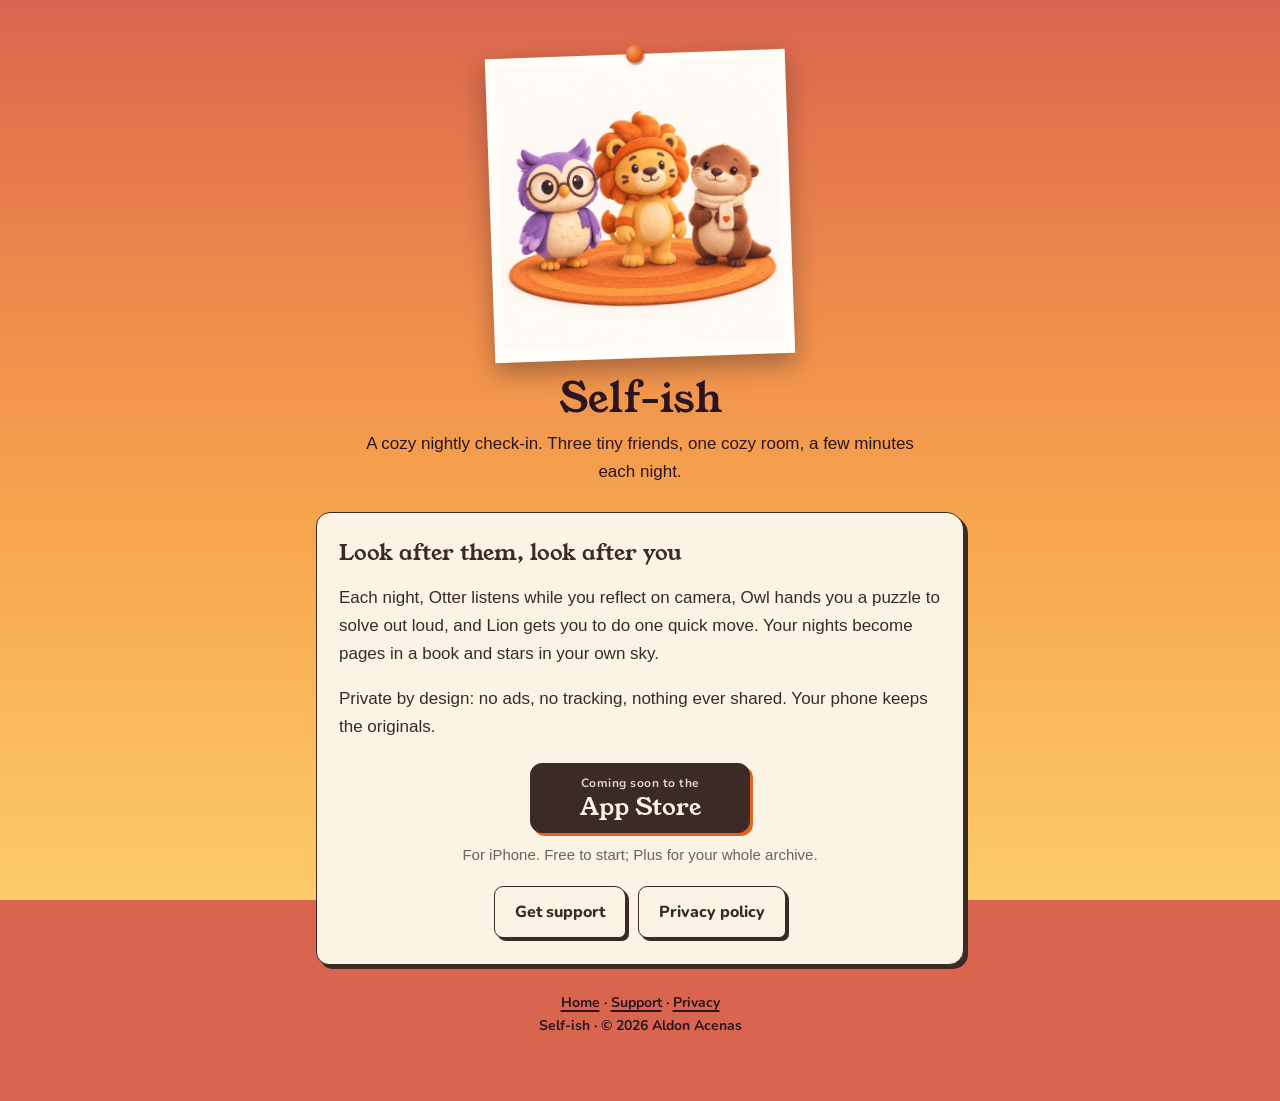
<file: index.html>
<!doctype html>
<html lang="en">
  <head>
    <meta charset="utf-8" />
    <meta name="viewport" content="width=device-width, initial-scale=1" />
    <title>Self-ish · A cozy nightly check-in</title>
    <meta
      name="description"
      content="Three tiny friends, one cozy room, a few minutes each night. A private nightly ritual for iPhone."
    />
    <meta name="theme-color" content="#d9654f" />
    <link rel="icon" href="img/otter.png" />
    <link rel="preconnect" href="https://fonts.googleapis.com" />
    <link rel="preconnect" href="https://fonts.gstatic.com" crossorigin />
    <link
      href="https://fonts.googleapis.com/css2?family=Young+Serif&family=Nunito:wght@700;800&display=swap"
      rel="stylesheet"
    />
    <link rel="stylesheet" href="style.css" />
    <!-- Safari's Smart App Banner: shows Apple's "Open / Get" bar on iPhone once
     the app is live on the App Store (nothing shows before). -->
    <meta name="apple-itunes-app" content="app-id=6793382659" />
  </head>
  <body>
    <div class="wrap">
      <header>
        <span class="photo"
          ><img
            src="img/friends.png"
            alt="Owl, Lion and Otter sitting together on an orange rug"
        /></span>
        <h1>Self-ish</h1>
        <p class="sub">
          A cozy nightly check-in. Three tiny friends, one cozy room, a few
          minutes each night.
        </p>
      </header>

      <main>
        <h2>Look after them, look after you</h2>
        <p>
          Each night, Otter listens while you reflect on camera, Owl hands you a
          puzzle to solve out loud, and Lion gets you to do one quick move. Your
          nights become pages in a book and stars in your own sky.
        </p>
        <p>
          Private by design: no ads, no tracking, nothing ever shared. Your
          phone keeps the originals.
        </p>
        <!-- LAUNCH DAY: replace this block with Apple's official "Download on
         the App Store" badge (tools.applemarketingtools.com), linked to
         https://apps.apple.com/app/id6793382659 -->
        <div class="store">
          <span
            class="store-soon"
            aria-label="Coming soon to the App Store, for iPhone"
          >
            <span class="store-small">Coming soon to the</span>
            <span class="store-big">App Store</span>
          </span>
          <p class="muted">
            For iPhone. Free to start; Plus for your whole archive.
          </p>
        </div>
        <div class="nav">
          <a class="button" href="support.html">Get support</a>
          <a class="button" href="privacy.html">Privacy policy</a>
        </div>
      </main>

      <footer>
        <a href="index.html">Home</a> · <a href="support.html">Support</a> ·
        <a href="privacy.html">Privacy</a><br />
        Self-ish · © 2026 Aldon Acenas
      </footer>
    </div>
  </body>
</html>
</file>
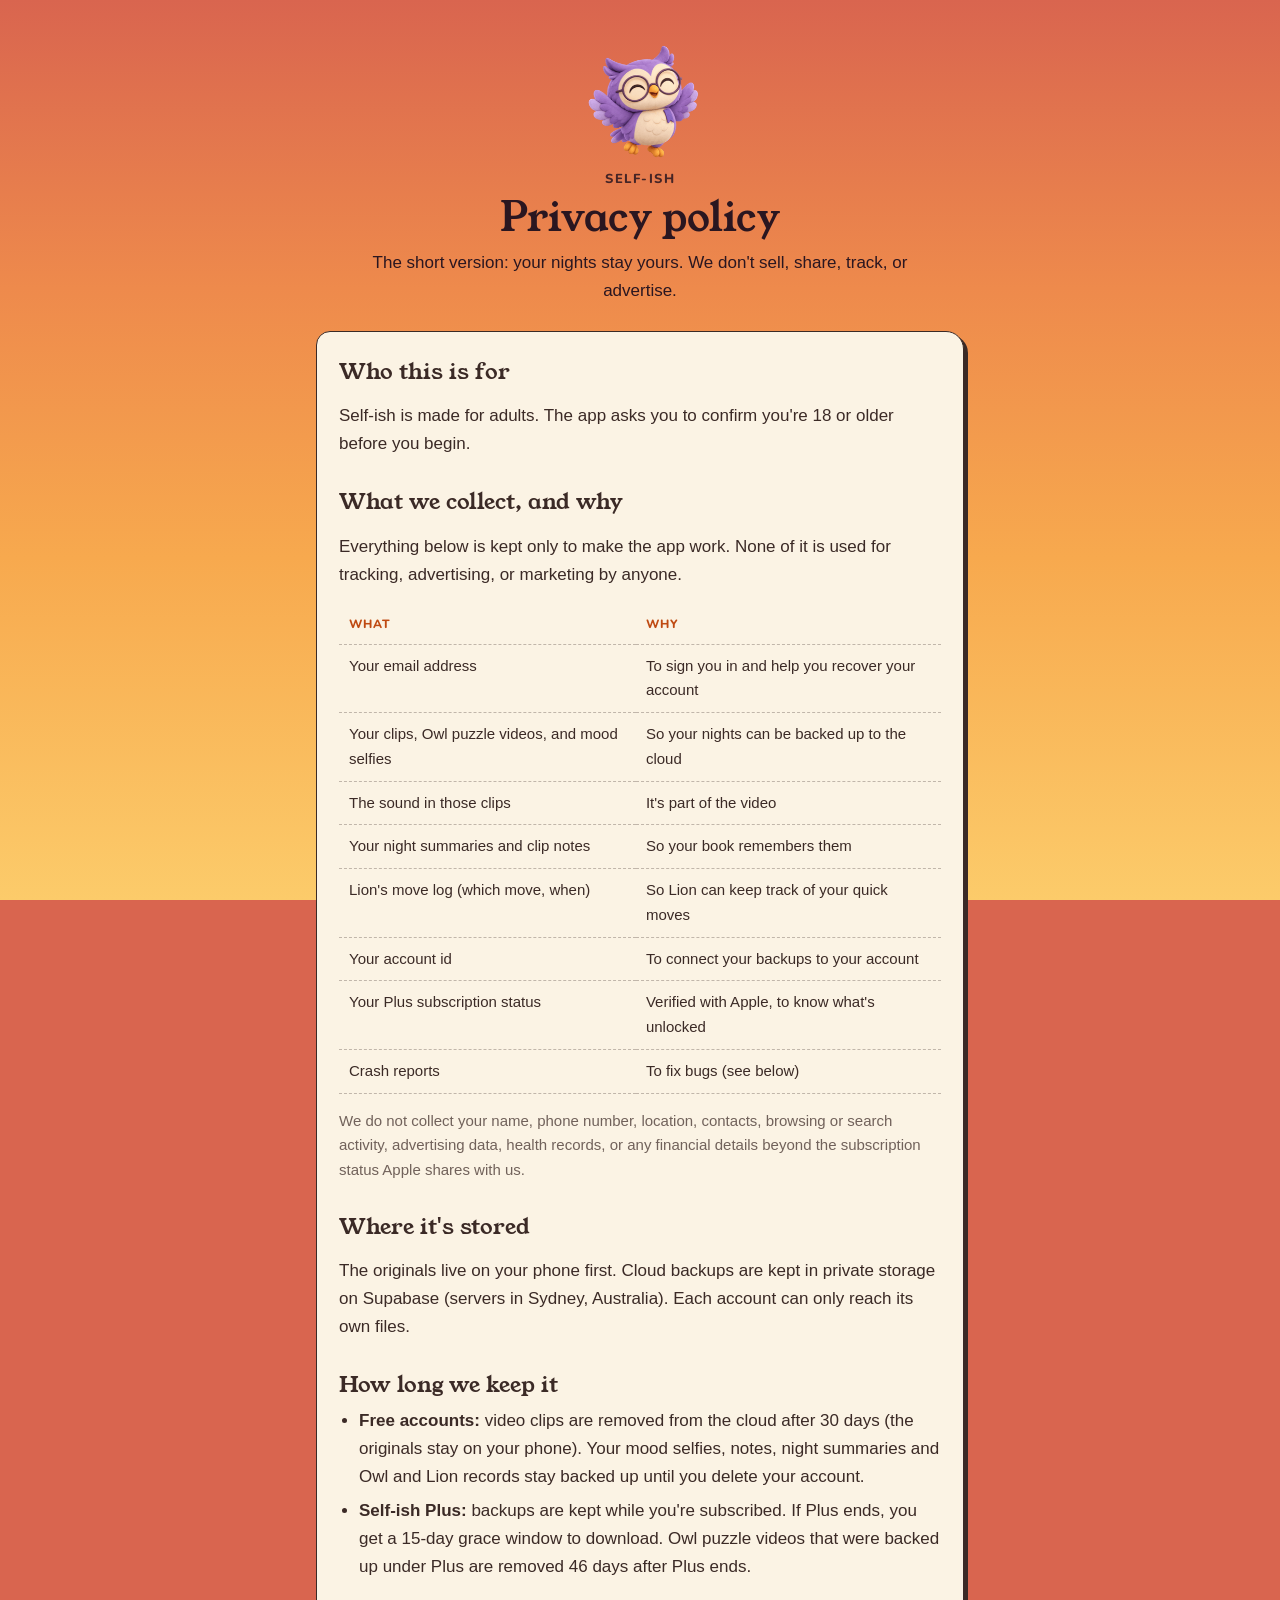
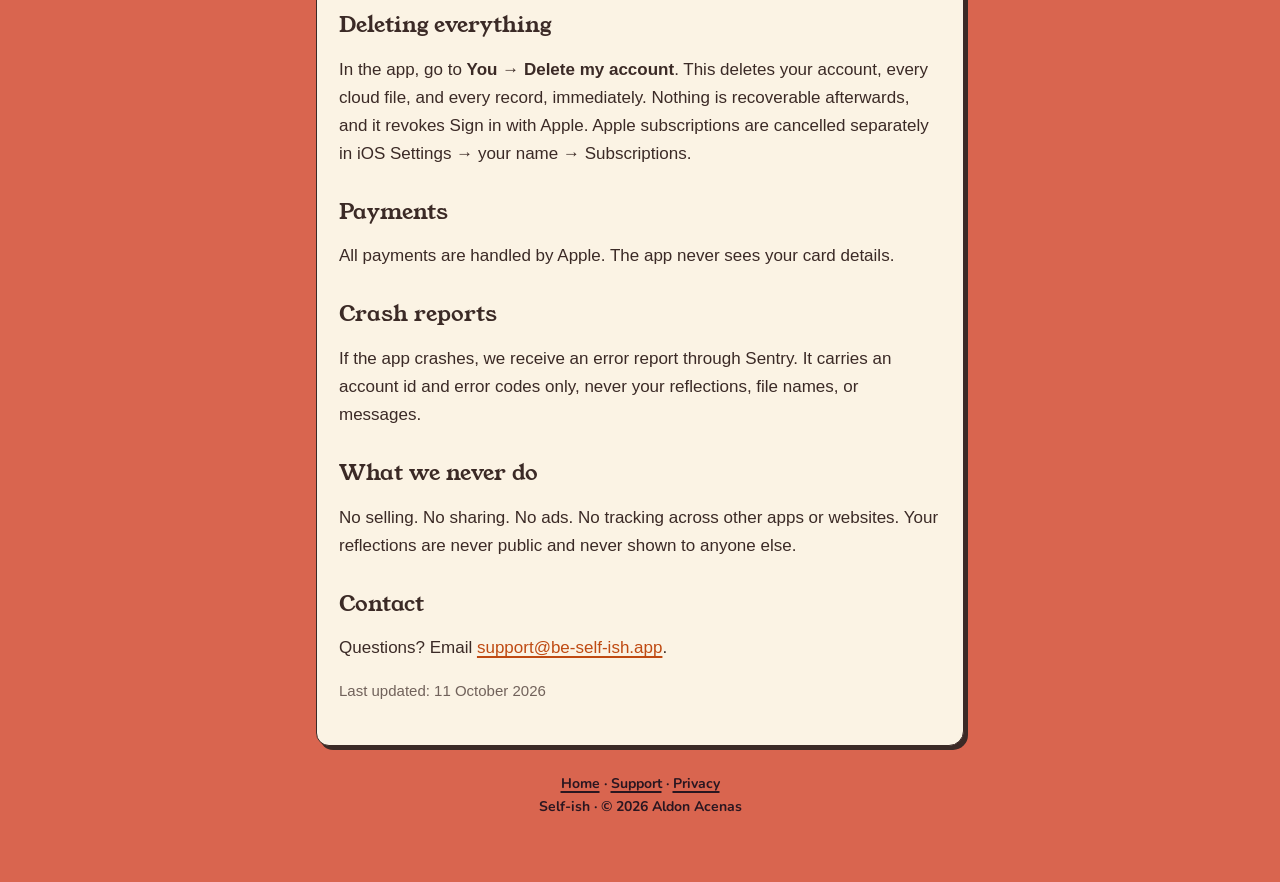
<file: privacy.html>
<!doctype html>
<html lang="en">
  <head>
    <meta charset="utf-8" />
    <meta name="viewport" content="width=device-width, initial-scale=1" />
    <title>Privacy policy · Self-ish</title>
    <meta
      name="description"
      content="How Self-ish looks after your data: your nights stay yours."
    />
    <meta name="theme-color" content="#d9654f" />
    <link rel="icon" href="img/otter.png" />
    <link rel="preconnect" href="https://fonts.googleapis.com" />
    <link rel="preconnect" href="https://fonts.gstatic.com" crossorigin />
    <link
      href="https://fonts.googleapis.com/css2?family=Young+Serif&family=Nunito:wght@700;800&display=swap"
      rel="stylesheet"
    />
    <link rel="stylesheet" href="style.css" />
  </head>
  <body>
    <div class="wrap">
      <header>
        <img class="creature" src="img/owl.png" alt="Owl, smiling" />
        <p class="kicker">Self-ish</p>
        <h1>Privacy policy</h1>
        <p class="sub">
          The short version: your nights stay yours. We don't sell, share,
          track, or advertise.
        </p>
      </header>

      <main>
        <h2>Who this is for</h2>
        <p>
          Self-ish is made for adults. The app asks you to confirm you're 18 or
          older before you begin.
        </p>

        <h2>What we collect, and why</h2>
        <p>
          Everything below is kept only to make the app work. None of it is used
          for tracking, advertising, or marketing by anyone.
        </p>
        <table>
          <tr>
            <th>What</th>
            <th>Why</th>
          </tr>
          <tr>
            <td>Your email address</td>
            <td>To sign you in and help you recover your account</td>
          </tr>
          <tr>
            <td>Your clips, Owl puzzle videos, and mood selfies</td>
            <td>So your nights can be backed up to the cloud</td>
          </tr>
          <tr>
            <td>The sound in those clips</td>
            <td>It's part of the video</td>
          </tr>
          <tr>
            <td>Your night summaries and clip notes</td>
            <td>So your book remembers them</td>
          </tr>
          <tr>
            <td>Lion's move log (which move, when)</td>
            <td>So Lion can keep track of your quick moves</td>
          </tr>
          <tr>
            <td>Your account id</td>
            <td>To connect your backups to your account</td>
          </tr>
          <tr>
            <td>Your Plus subscription status</td>
            <td>Verified with Apple, to know what's unlocked</td>
          </tr>
          <tr>
            <td>Crash reports</td>
            <td>To fix bugs (see below)</td>
          </tr>
        </table>
        <p class="muted">
          We do not collect your name, phone number, location, contacts,
          browsing or search activity, advertising data, health records, or any
          financial details beyond the subscription status Apple shares with us.
        </p>

        <h2>Where it's stored</h2>
        <p>
          The originals live on your phone first. Cloud backups are kept in
          private storage on Supabase (servers in Sydney, Australia). Each
          account can only reach its own files.
        </p>

        <h2>How long we keep it</h2>
        <ul>
          <li>
            <strong>Free accounts:</strong> video clips are removed from the
            cloud after 30 days (the originals stay on your phone). Your mood
            selfies, notes, night summaries and Owl and Lion records stay backed
            up until you delete your account.
          </li>
          <li>
            <strong>Self-ish Plus:</strong> backups are kept while you're
            subscribed. If Plus ends, you get a 15-day grace window to download.
            Owl puzzle videos that were backed up under Plus are removed 46 days
            after Plus ends.
          </li>
        </ul>

        <h2>Deleting everything</h2>
        <p>
          In the app, go to <strong>You → Delete my account</strong>. This
          deletes your account, every cloud file, and every record, immediately.
          Nothing is recoverable afterwards, and it revokes Sign in with Apple.
          Apple subscriptions are cancelled separately in iOS Settings → your
          name → Subscriptions.
        </p>

        <h2>Payments</h2>
        <p>
          All payments are handled by Apple. The app never sees your card
          details.
        </p>

        <h2>Crash reports</h2>
        <p>
          If the app crashes, we receive an error report through Sentry. It
          carries an account id and error codes only, never your reflections,
          file names, or messages.
        </p>

        <h2>What we never do</h2>
        <p>
          No selling. No sharing. No ads. No tracking across other apps or
          websites. Your reflections are never public and never shown to anyone
          else.
        </p>

        <h2>Contact</h2>
        <p>
          Questions? Email
          <a href="mailto:support@be-self-ish.app">support@be-self-ish.app</a>.
        </p>
        <p class="muted">Last updated: 11 October 2026</p>
      </main>

      <footer>
        <a href="index.html">Home</a> · <a href="support.html">Support</a> ·
        <a href="privacy.html">Privacy</a><br />
        Self-ish · © 2026 Aldon Acenas
      </footer>
    </div>
  </body>
</html>
</file>
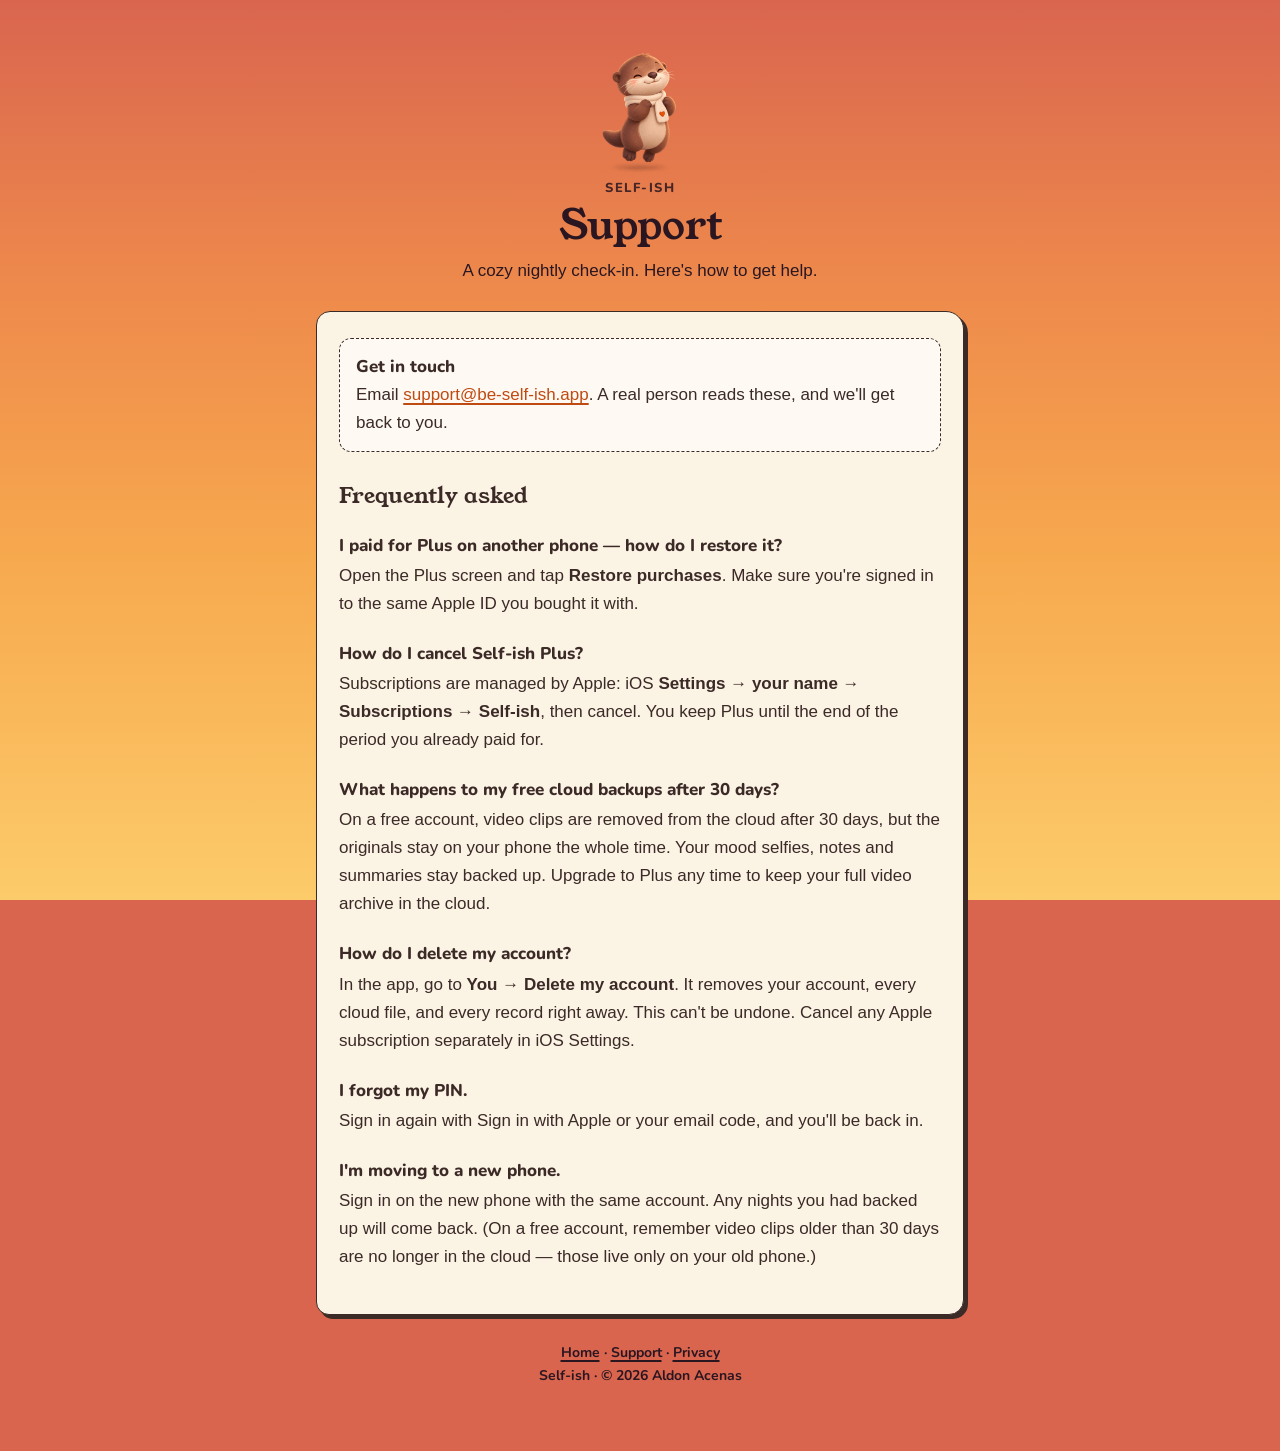
<file: support.html>
<!doctype html>
<html lang="en">
  <head>
    <meta charset="utf-8" />
    <meta name="viewport" content="width=device-width, initial-scale=1" />
    <title>Support · Self-ish</title>
    <meta
      name="description"
      content="Help with Self-ish: restoring purchases, cancelling, backups and your account."
    />
    <meta name="theme-color" content="#d9654f" />
    <link rel="icon" href="img/otter.png" />
    <link rel="preconnect" href="https://fonts.googleapis.com" />
    <link rel="preconnect" href="https://fonts.gstatic.com" crossorigin />
    <link
      href="https://fonts.googleapis.com/css2?family=Young+Serif&family=Nunito:wght@700;800&display=swap"
      rel="stylesheet"
    />
    <link rel="stylesheet" href="style.css" />
  </head>
  <body>
    <div class="wrap">
      <header>
        <img class="creature" src="img/otter.png" alt="Otter, smiling" />
        <p class="kicker">Self-ish</p>
        <h1>Support</h1>
        <p class="sub">A cozy nightly check-in. Here's how to get help.</p>
      </header>

      <main>
        <div class="contact">
          <strong>Get in touch</strong><br />
          Email
          <a href="mailto:support@be-self-ish.app">support@be-self-ish.app</a>.
          A real person reads these, and we'll get back to you.
        </div>

        <h2>Frequently asked</h2>

        <p class="q">I paid for Plus on another phone — how do I restore it?</p>
        <p>
          Open the Plus screen and tap <strong>Restore purchases</strong>. Make
          sure you're signed in to the same Apple ID you bought it with.
        </p>

        <p class="q">How do I cancel Self-ish Plus?</p>
        <p>
          Subscriptions are managed by Apple: iOS
          <strong>Settings → your name → Subscriptions → Self-ish</strong>, then
          cancel. You keep Plus until the end of the period you already paid
          for.
        </p>

        <p class="q">What happens to my free cloud backups after 30 days?</p>
        <p>
          On a free account, video clips are removed from the cloud after 30
          days, but the originals stay on your phone the whole time. Your mood
          selfies, notes and summaries stay backed up. Upgrade to Plus any time
          to keep your full video archive in the cloud.
        </p>

        <p class="q">How do I delete my account?</p>
        <p>
          In the app, go to <strong>You → Delete my account</strong>. It removes
          your account, every cloud file, and every record right away. This
          can't be undone. Cancel any Apple subscription separately in iOS
          Settings.
        </p>

        <p class="q">I forgot my PIN.</p>
        <p>
          Sign in again with Sign in with Apple or your email code, and you'll
          be back in.
        </p>

        <p class="q">I'm moving to a new phone.</p>
        <p>
          Sign in on the new phone with the same account. Any nights you had
          backed up will come back. (On a free account, remember video clips
          older than 30 days are no longer in the cloud — those live only on
          your old phone.)
        </p>
      </main>

      <footer>
        <a href="index.html">Home</a> · <a href="support.html">Support</a> ·
        <a href="privacy.html">Privacy</a><br />
        Self-ish · © 2026 Aldon Acenas
      </footer>
    </div>
  </body>
</html>
</file>
<file: style.css>
/* Self-ish, Storybook Lamplight (docs/Self-ish_Brand_V2.md):
   the dusk sky outside the room's window behind everything, parchment cards
   cut from the page with an ink outline and a hard shadow, Young Serif
   titles, Nunito labels, burnt-orange links. At night, the night sky. */

:root {
  --ink: #3b2a26;
  --ink-soft: rgba(59, 42, 38, 0.72);
  --parchment: #fbf3e4;
  --cream: #fef9f3;
  --orange: #bf4a12;
  --pin: #e4631d;
  --sky: linear-gradient(
    180deg,
    #d9654f 0%,
    #ee8a4c 32%,
    #f7a94e 62%,
    #fccb6a 100%
  );
  --sky-ink: #2a1620;
}

@media (prefers-color-scheme: dark) {
  :root {
    --sky: linear-gradient(180deg, #120c2b 0%, #241746 45%, #3b2667 100%);
    --sky-ink: #fff9f3;
  }
}

* {
  box-sizing: border-box;
}

html {
  background: #d9654f;
}

body {
  margin: 0;
  min-height: 100vh;
  background: var(--sky);
  background-attachment: fixed;
  color: var(--ink);
  font:
    17px/1.65 -apple-system,
    BlinkMacSystemFont,
    "Segoe UI",
    sans-serif;
  -webkit-font-smoothing: antialiased;
}

.wrap {
  max-width: 680px;
  margin: 0 auto;
  padding: 40px 16px 64px;
}

/* The page's companion, then the title, on the sky. */
header {
  text-align: center;
  color: var(--sky-ink);
  margin-bottom: 26px;
}
.creature {
  width: 120px;
  height: auto;
  display: block;
  margin: 0 auto -6px;
}
/* The three friends as a photo pinned into the book. */
.photo {
  position: relative;
  display: block;
  width: min(300px, 78%);
  margin: 14px auto 18px;
  background: #fffdf8;
  padding: 10px 10px 14px;
  box-shadow: 0 10px 24px rgba(30, 18, 28, 0.35);
  transform: rotate(-2deg);
}
.photo img {
  display: block;
  width: 100%;
  height: auto;
}
.photo::before {
  content: "";
  position: absolute;
  top: -9px;
  left: 50%;
  width: 18px;
  height: 18px;
  margin-left: -9px;
  border-radius: 50%;
  background: radial-gradient(
    circle at 35% 30%,
    #f6a06b,
    var(--pin) 55%,
    #a8410e
  );
  box-shadow: 1px 2px 2px rgba(0, 0, 0, 0.35);
}

.kicker {
  font-family: "Nunito", sans-serif;
  font-weight: 800;
  font-size: 13px;
  letter-spacing: 1.5px;
  text-transform: uppercase;
  margin: 0 0 4px;
  opacity: 0.85;
}

h1 {
  font-family: "Young Serif", Georgia, serif;
  font-weight: 400;
  font-size: clamp(30px, 7vw, 40px);
  line-height: 1.15;
  margin: 0 0 8px;
}

.sub {
  margin: 0 auto;
  max-width: 34em;
  font-size: 17px;
}
/* Header text follows the sky (dark by day, cream at night). */
header p {
  color: inherit;
}

/* A parchment card cut from the page. */
main {
  background: var(--parchment);
  border: 1.5px solid var(--ink);
  border-radius: 14px 18px 15px 13px;
  box-shadow: 4px 4px 0 var(--ink);
  padding: 26px 22px;
}

h2 {
  font-family: "Young Serif", Georgia, serif;
  font-weight: 400;
  font-size: 22px;
  line-height: 1.25;
  margin: 30px 0 8px;
}
main > h2:first-child,
section:first-child > h2:first-child {
  margin-top: 0;
}

h3 {
  font-family: "Nunito", sans-serif;
  font-weight: 800;
  font-size: 17px;
  margin: 22px 0 4px;
}

p,
li {
  color: var(--ink);
}
ul {
  padding-left: 20px;
  margin: 8px 0;
}
li {
  margin: 6px 0;
}
strong {
  font-weight: 700;
}

a {
  color: var(--orange);
  text-decoration-thickness: 1.5px;
  text-underline-offset: 3px;
}

.muted {
  color: var(--ink-soft);
  font-size: 15px;
}

/* Tables read as rows on the parchment. */
table {
  width: 100%;
  border-collapse: collapse;
  margin: 12px 0;
  font-size: 15px;
}
th,
td {
  text-align: left;
  padding: 9px 10px;
  border-bottom: 1px dashed rgba(59, 42, 38, 0.3);
  vertical-align: top;
}
th {
  font-family: "Nunito", sans-serif;
  font-weight: 800;
  font-size: 12px;
  letter-spacing: 1px;
  text-transform: uppercase;
  color: var(--orange);
}

/* Buttons: parchment cards with a hard shadow that presses flat. */
.nav {
  display: flex;
  flex-wrap: wrap;
  gap: 12px;
  justify-content: center;
  margin: 18px 0 0;
}
.button {
  display: inline-block;
  font-family: "Nunito", sans-serif;
  font-weight: 800;
  font-size: 16px;
  color: var(--ink);
  text-decoration: none;
  background: var(--parchment);
  border: 1.5px solid var(--ink);
  border-radius: 9px 11px 7px 9px;
  box-shadow: 3px 3px 0 var(--ink);
  padding: 12px 20px;
  min-height: 44px;
  transition:
    transform 0.08s,
    box-shadow 0.08s;
}
.button.primary {
  background: var(--orange);
  color: var(--parchment);
}
.button:active {
  transform: translate(2px, 2px);
  box-shadow: 1px 1px 0 var(--ink);
}

/* An orange push-pin with a paper tag, like the book's photos. */
.pin {
  display: inline-flex;
  flex-direction: column;
  align-items: center;
  margin-bottom: 10px;
}
.pin::before {
  content: "";
  width: 16px;
  height: 16px;
  border-radius: 50%;
  background: radial-gradient(
    circle at 35% 30%,
    #f6a06b,
    var(--pin) 55%,
    #a8410e
  );
  box-shadow: 1px 2px 2px rgba(0, 0, 0, 0.3);
}
.pin span {
  margin-top: -3px;
  font-family: "Nunito", sans-serif;
  font-weight: 800;
  font-size: 12px;
  background: var(--parchment);
  border: 1.5px solid var(--ink);
  border-radius: 6px;
  box-shadow: 2px 2px 0 var(--ink);
  padding: 1px 8px;
}

footer {
  margin-top: 26px;
  text-align: center;
  color: var(--sky-ink);
  font-family: "Nunito", sans-serif;
  font-weight: 700;
  font-size: 14px;
}
footer a {
  color: var(--sky-ink);
}

@media (max-width: 420px) {
  main {
    padding: 22px 16px;
  }
  th,
  td {
    padding: 8px 6px;
  }
}

/* Support: the contact box and the questions. */
.contact {
  background: var(--cream);
  border: 1.5px dashed var(--ink);
  border-radius: 12px;
  padding: 14px 16px;
  margin: 0 0 8px;
}
.contact strong {
  font-family: "Nunito", sans-serif;
  font-weight: 800;
}
.q {
  font-family: "Nunito", sans-serif;
  font-weight: 800;
  font-size: 17px;
  margin: 22px 0 2px;
}
.q + p {
  margin-top: 2px;
}

/* The download portal: "coming soon" until launch, then Apple's badge. */
.store {
  display: flex;
  flex-direction: column;
  align-items: center;
  gap: 6px;
  margin: 22px 0 6px;
  text-align: center;
}
.store-soon {
  display: inline-flex;
  flex-direction: column;
  align-items: center;
  background: var(--ink);
  color: var(--parchment);
  border: 1.5px solid var(--ink);
  border-radius: 12px;
  box-shadow: 3px 3px 0 var(--pin);
  padding: 10px 26px 12px;
  min-width: 220px;
}
.store-small {
  font-family: "Nunito", sans-serif;
  font-weight: 700;
  font-size: 12px;
  letter-spacing: 0.5px;
  opacity: 0.85;
}
.store-big {
  font-family: "Young Serif", Georgia, serif;
  font-size: 24px;
  line-height: 1.1;
}
.store img {
  height: 54px;
  width: auto;
}
.store p {
  margin: 4px 0 0;
}
</file>
